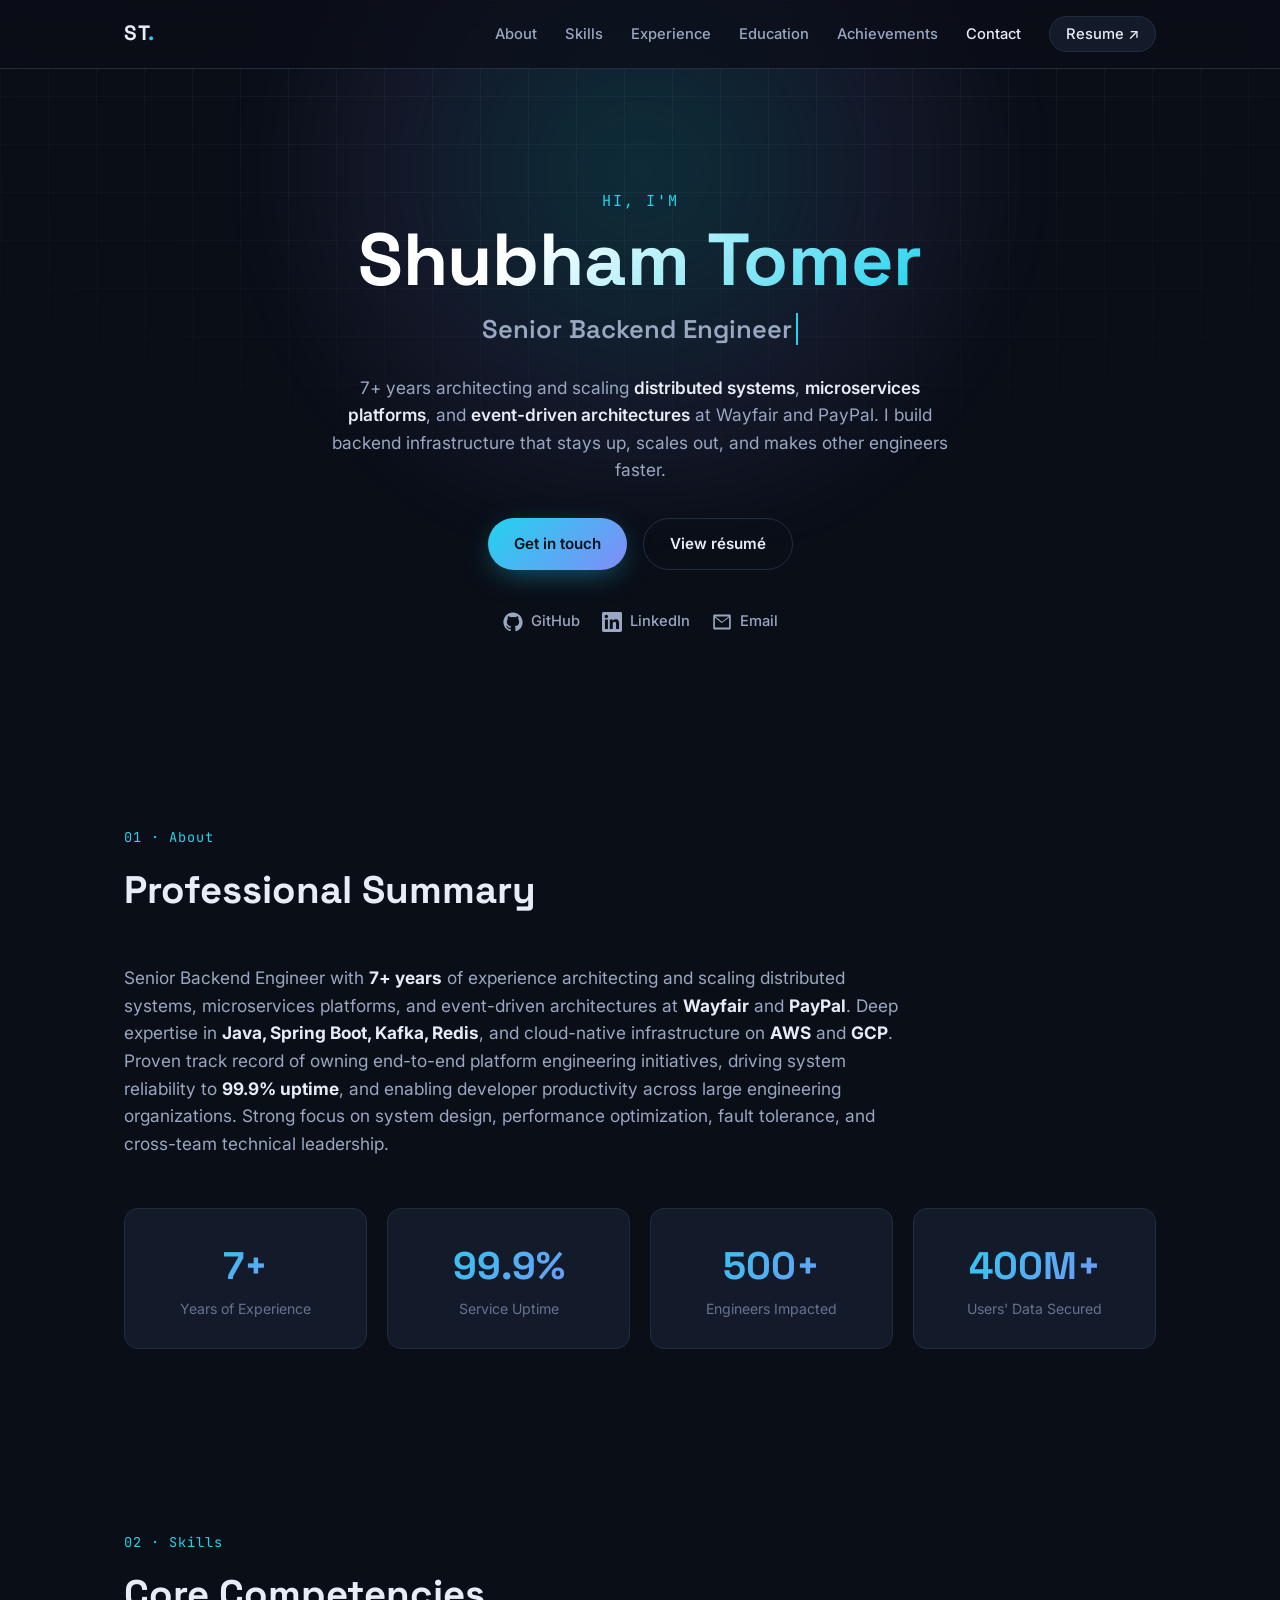
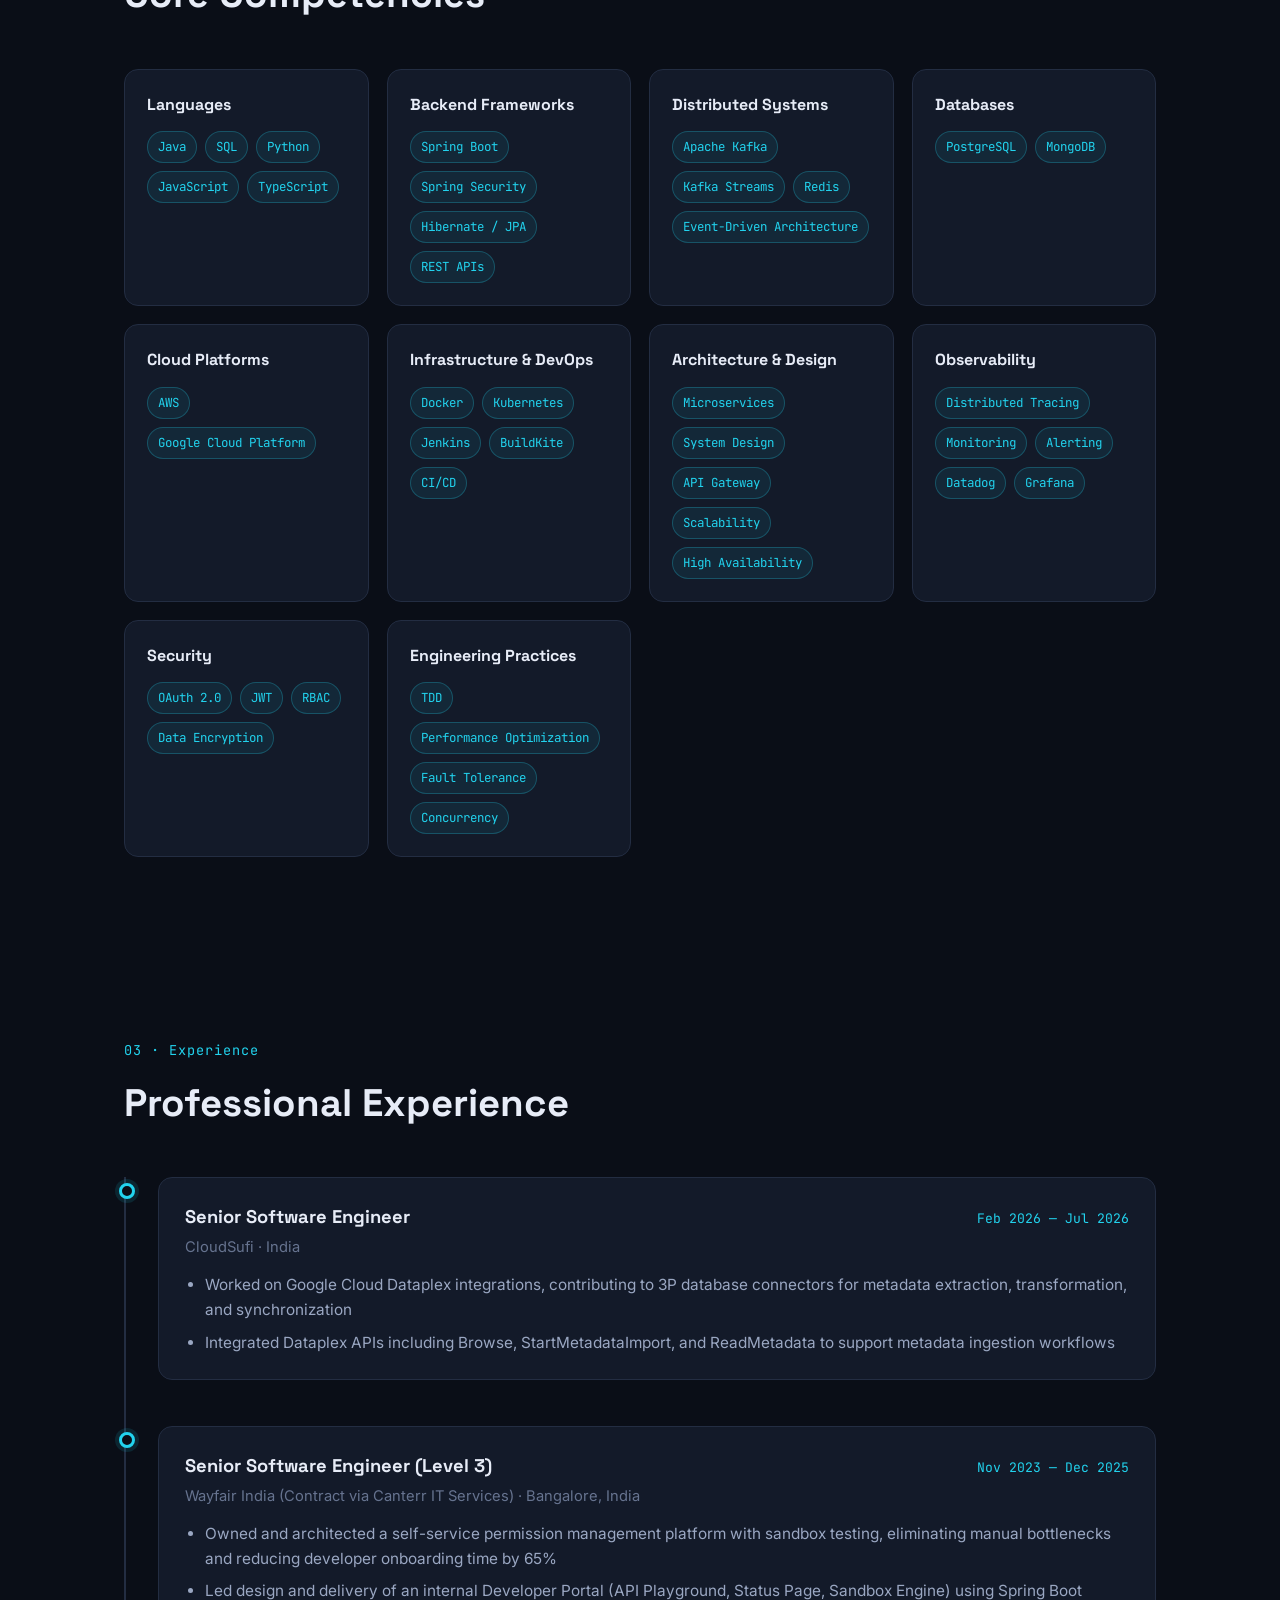
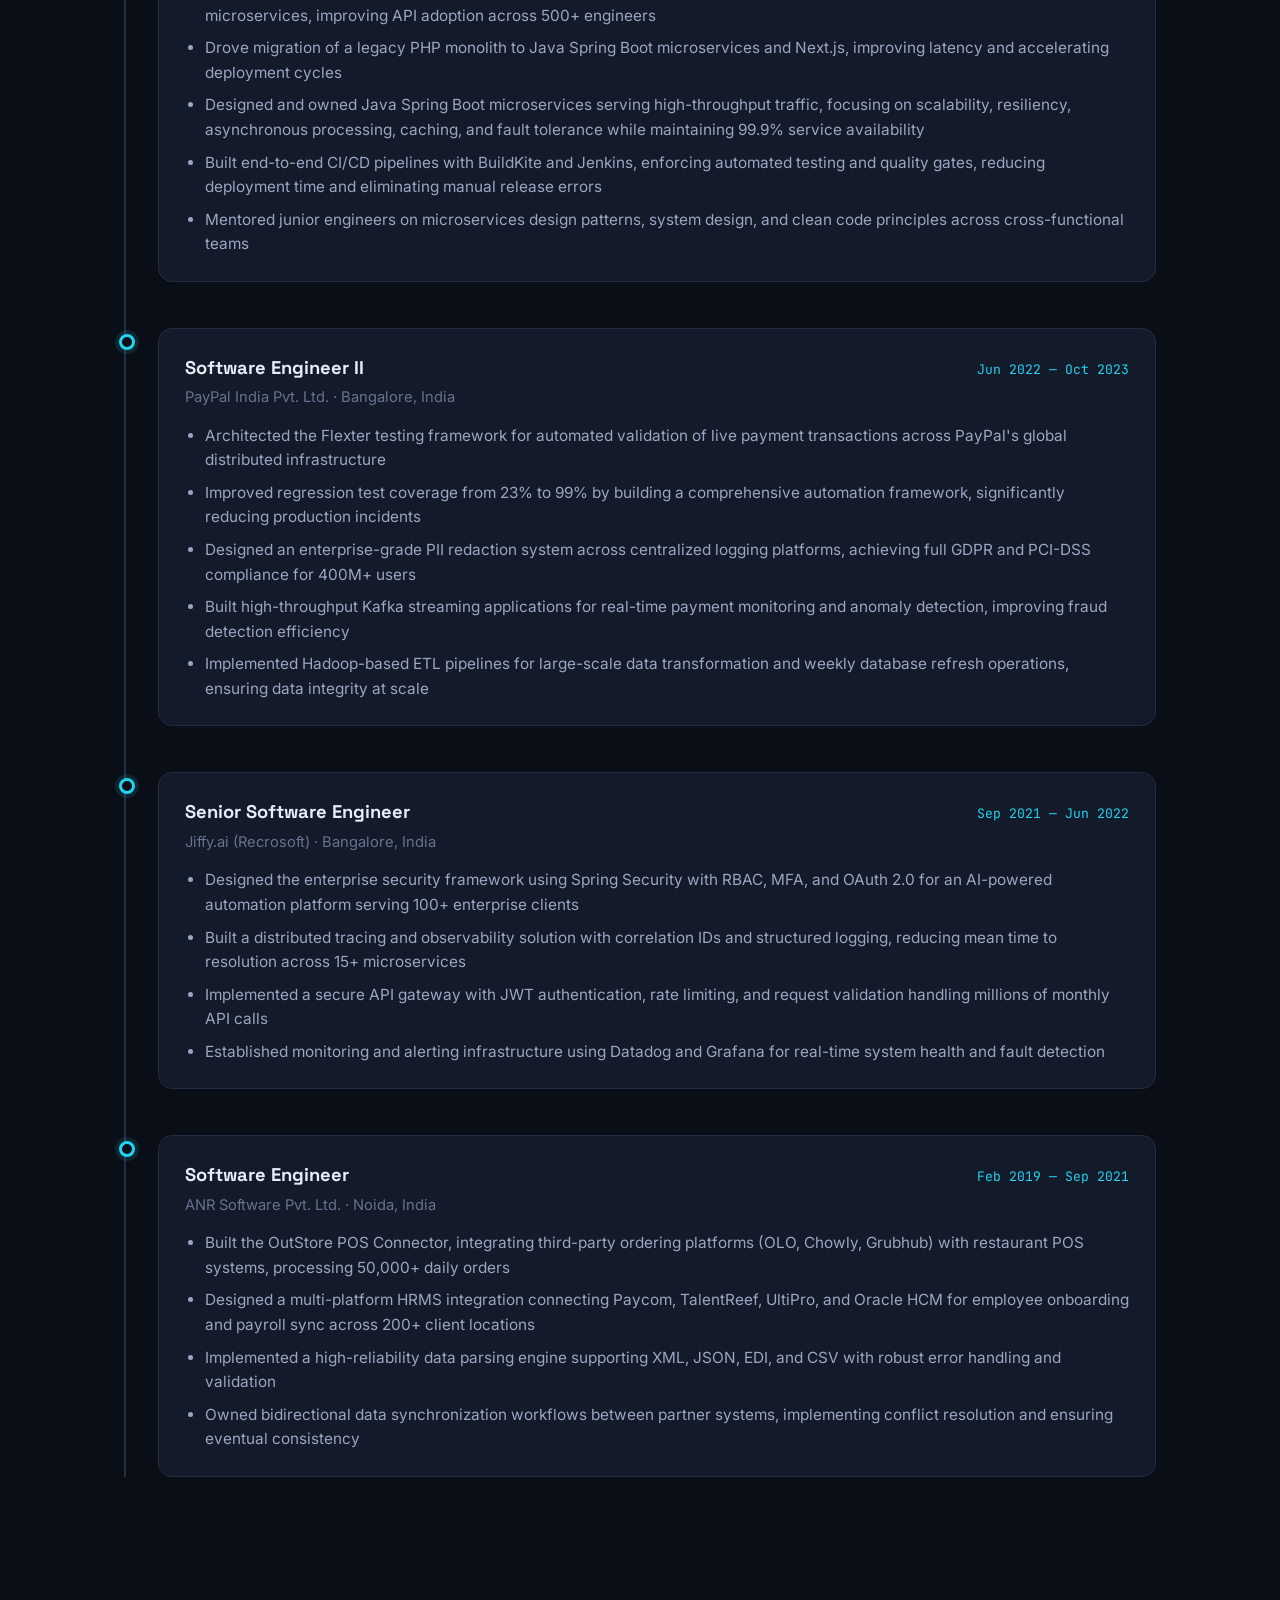
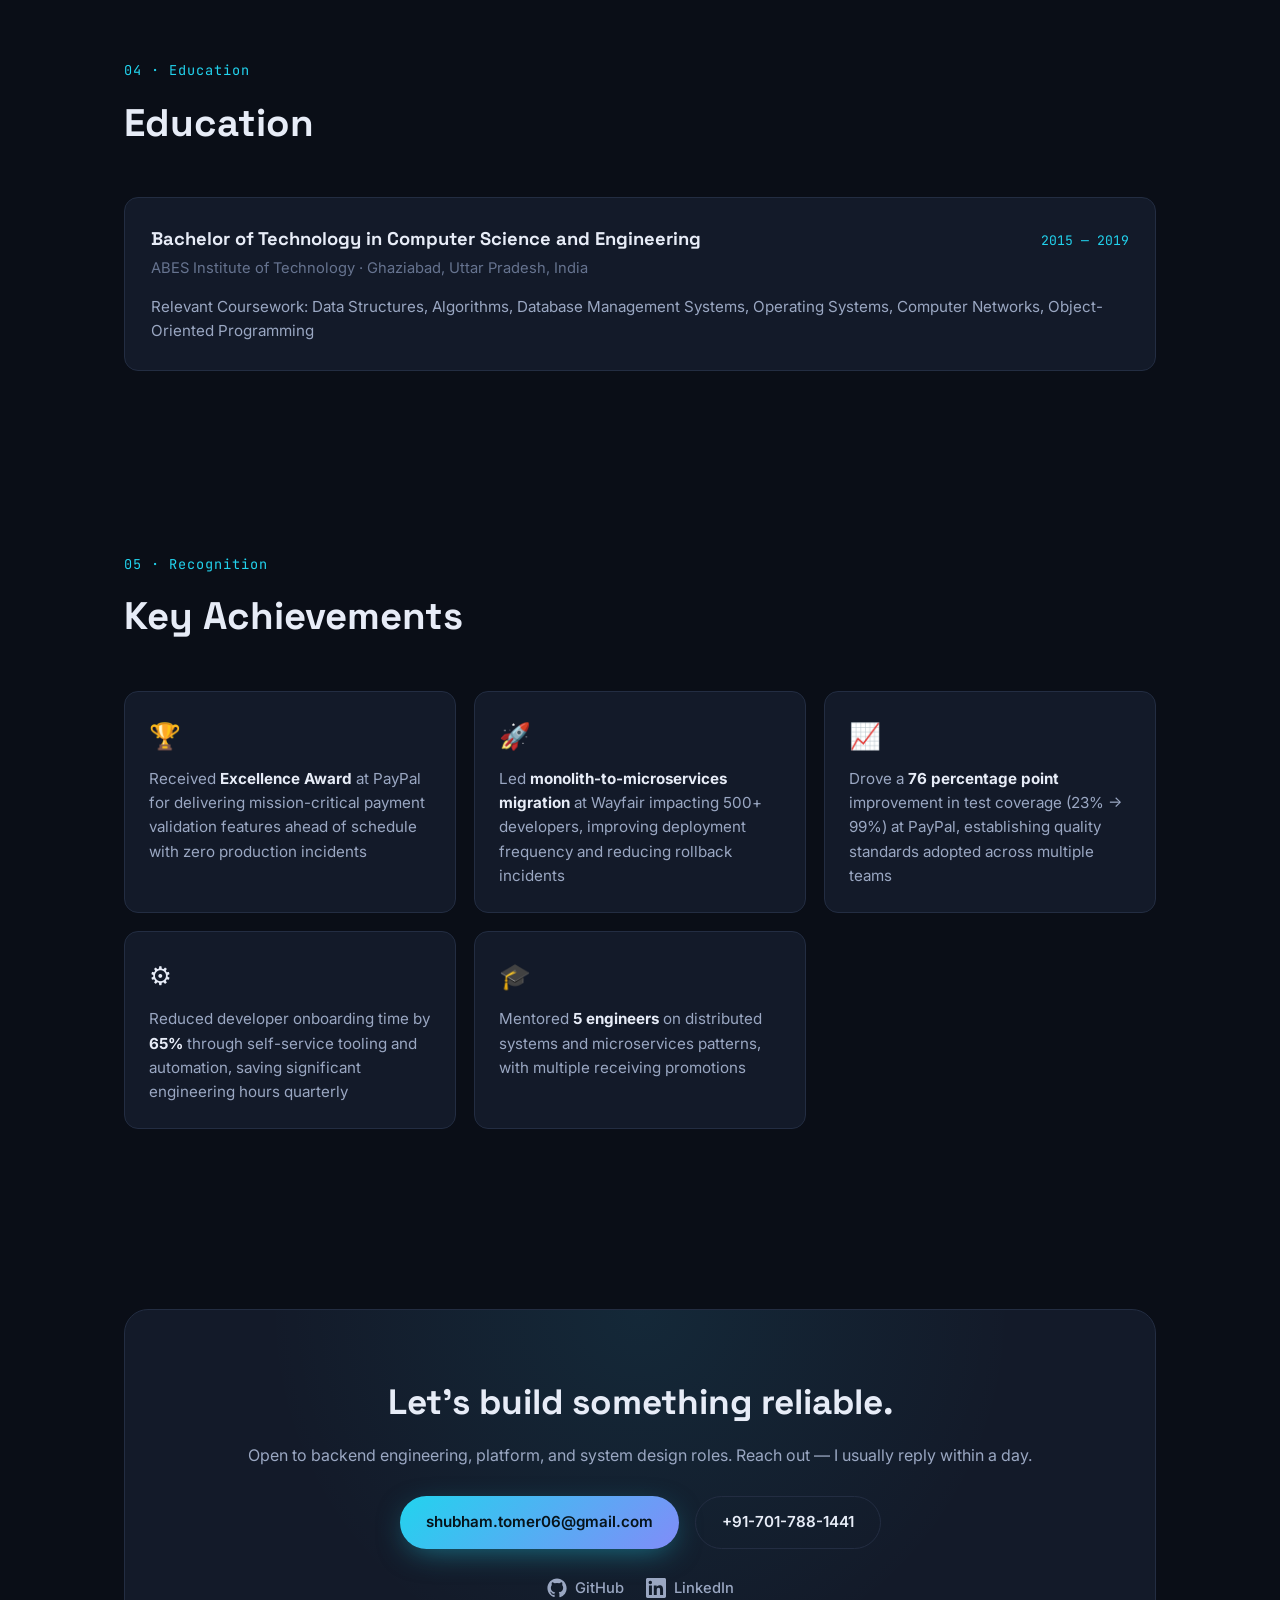
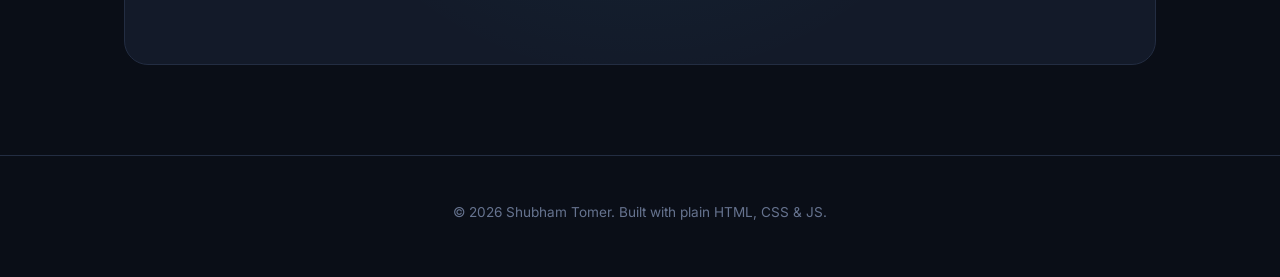
<file: index.html>
<!DOCTYPE html>
<html lang="en">
<head>
<meta charset="UTF-8">
<meta name="viewport" content="width=device-width, initial-scale=1.0">
<title>Shubham Tomer — Senior Backend Engineer</title>
<meta name="description" content="Shubham Tomer — Senior Backend Engineer with 7+ years building distributed systems, microservices, and event-driven architectures at Wayfair, PayPal, and more.">
<link rel="icon" href="data:image/svg+xml,<svg xmlns=%22http://www.w3.org/2000/svg%22 viewBox=%220 0 100 100%22><text y=%22.9em%22 font-size=%2290%22>⚡</text></svg>">
<link rel="preconnect" href="https://fonts.googleapis.com">
<link rel="preconnect" href="https://fonts.gstatic.com" crossorigin>
<link href="https://fonts.googleapis.com/css2?family=Space+Grotesk:wght@500;600;700&family=Inter:wght@400;500;600;700&family=JetBrains+Mono:wght@400;500&display=swap" rel="stylesheet">
<link rel="stylesheet" href="assets/css/style.css">
</head>
<body>

<div class="bg-grid" aria-hidden="true"></div>
<div class="bg-glow" aria-hidden="true"></div>

<header class="site-header" id="top">
  <nav class="nav container">
    <a href="#top" class="logo">ST<span class="dot">.</span></a>
    <button class="nav-toggle" id="navToggle" aria-label="Toggle navigation" aria-expanded="false">
      <span></span><span></span><span></span>
    </button>
    <ul class="nav-links" id="navLinks">
      <li><a href="#about" data-nav>About</a></li>
      <li><a href="#skills" data-nav>Skills</a></li>
      <li><a href="#experience" data-nav>Experience</a></li>
      <li><a href="#education" data-nav>Education</a></li>
      <li><a href="#achievements" data-nav>Achievements</a></li>
      <li><a href="#contact" data-nav>Contact</a></li>
      <li><a href="resume.html" class="btn-resume" target="_blank" rel="noopener">Resume ↗</a></li>
    </ul>
  </nav>
</header>

<main>

  <!-- HERO -->
  <section class="hero container">
    <p class="hero-eyebrow reveal">Hi, I'm</p>
    <h1 class="hero-name reveal">Shubham Tomer</h1>
    <h2 class="hero-title reveal">
      <span class="type-target">Senior Backend Engineer</span>
    </h2>
    <p class="hero-desc reveal">
      7+ years architecting and scaling <strong>distributed systems</strong>, <strong>microservices platforms</strong>,
      and <strong>event-driven architectures</strong> at Wayfair and PayPal. I build backend infrastructure that
      stays up, scales out, and makes other engineers faster.
    </p>
    <div class="hero-cta reveal">
      <a href="#contact" class="btn btn-primary">Get in touch</a>
      <a href="resume.html" class="btn btn-ghost" target="_blank" rel="noopener">View résumé</a>
    </div>
    <div class="hero-social reveal">
      <a href="https://github.com/shubham-tomer" target="_blank" rel="noopener" aria-label="GitHub">
        <svg viewBox="0 0 24 24" width="20" height="20"><path fill="currentColor" d="M12 .5C5.73.5.5 5.73.5 12c0 5.08 3.29 9.39 7.86 10.91.57.1.78-.25.78-.55 0-.27-.01-1.17-.02-2.12-3.2.7-3.88-1.36-3.88-1.36-.52-1.33-1.28-1.68-1.28-1.68-1.04-.71.08-.7.08-.7 1.15.08 1.76 1.18 1.76 1.18 1.03 1.76 2.7 1.25 3.36.96.1-.75.4-1.25.73-1.54-2.55-.29-5.24-1.28-5.24-5.7 0-1.26.45-2.29 1.18-3.09-.12-.29-.51-1.46.11-3.05 0 0 .97-.31 3.18 1.18a11 11 0 0 1 5.79 0c2.2-1.49 3.17-1.18 3.17-1.18.63 1.59.24 2.76.12 3.05.74.8 1.18 1.83 1.18 3.09 0 4.43-2.7 5.4-5.27 5.69.41.36.78 1.07.78 2.15 0 1.55-.01 2.8-.01 3.18 0 .3.2.66.79.55A10.52 10.52 0 0 0 23.5 12C23.5 5.73 18.27.5 12 .5Z"/></svg>
        <span>GitHub</span>
      </a>
      <a href="https://www.linkedin.com/in/shubham-tomer-20057a146" target="_blank" rel="noopener" aria-label="LinkedIn">
        <svg viewBox="0 0 24 24" width="20" height="20"><path fill="currentColor" d="M20.45 20.45h-3.56v-5.57c0-1.33-.02-3.04-1.85-3.04-1.85 0-2.14 1.45-2.14 2.94v5.67H9.34V9h3.42v1.56h.05c.48-.9 1.64-1.85 3.38-1.85 3.61 0 4.28 2.38 4.28 5.47v6.27ZM5.34 7.43a2.07 2.07 0 1 1 0-4.13 2.07 2.07 0 0 1 0 4.13ZM7.12 20.45H3.56V9h3.56v11.45ZM22.22 0H1.77C.8 0 0 .78 0 1.75v20.5C0 23.22.8 24 1.77 24h20.45c.98 0 1.78-.78 1.78-1.75V1.75C24 .78 23.2 0 22.22 0Z"/></svg>
        <span>LinkedIn</span>
      </a>
      <a href="mailto:shubham.tomer06@gmail.com" aria-label="Email">
        <svg viewBox="0 0 24 24" width="20" height="20"><path fill="currentColor" d="M1.5 4.5A1.5 1.5 0 0 1 3 3h18a1.5 1.5 0 0 1 1.5 1.5v15A1.5 1.5 0 0 1 21 21H3a1.5 1.5 0 0 1-1.5-1.5v-15Zm2.4.75 8.1 6.3 8.1-6.3H3.9Zm16.6 1.34-7.87 6.12a1.5 1.5 0 0 1-1.86 0L3.5 6.59V18.5h17V6.59Z"/></svg>
        <span>Email</span>
      </a>
    </div>
  </section>

  <!-- ABOUT -->
  <section class="section container" id="about">
    <div class="section-head reveal">
      <span class="section-tag">01 · About</span>
      <h2>Professional Summary</h2>
    </div>
    <p class="about-text reveal">
      Senior Backend Engineer with <strong>7+ years</strong> of experience architecting and scaling distributed
      systems, microservices platforms, and event-driven architectures at <strong>Wayfair</strong> and
      <strong>PayPal</strong>. Deep expertise in <strong>Java, Spring Boot, Kafka, Redis</strong>, and cloud-native
      infrastructure on <strong>AWS</strong> and <strong>GCP</strong>. Proven track record of owning end-to-end
      platform engineering initiatives, driving system reliability to <strong>99.9% uptime</strong>, and enabling
      developer productivity across large engineering organizations. Strong focus on system design, performance
      optimization, fault tolerance, and cross-team technical leadership.
    </p>

    <div class="stat-grid">
      <div class="stat-card reveal">
        <span class="stat-num" data-count="7" data-suffix="+">0</span>
        <span class="stat-label">Years of Experience</span>
      </div>
      <div class="stat-card reveal">
        <span class="stat-num" data-count="99.9" data-suffix="%" data-decimal="1">0</span>
        <span class="stat-label">Service Uptime</span>
      </div>
      <div class="stat-card reveal">
        <span class="stat-num" data-count="500" data-suffix="+">0</span>
        <span class="stat-label">Engineers Impacted</span>
      </div>
      <div class="stat-card reveal">
        <span class="stat-num" data-count="400" data-suffix="M+">0</span>
        <span class="stat-label">Users' Data Secured</span>
      </div>
    </div>
  </section>

  <!-- SKILLS -->
  <section class="section container" id="skills">
    <div class="section-head reveal">
      <span class="section-tag">02 · Skills</span>
      <h2>Core Competencies</h2>
    </div>
    <div class="skills-grid">
      <div class="skill-card reveal">
        <h3>Languages</h3>
        <div class="tags">
          <span>Java</span><span>SQL</span><span>Python</span><span>JavaScript</span><span>TypeScript</span>
        </div>
      </div>
      <div class="skill-card reveal">
        <h3>Backend Frameworks</h3>
        <div class="tags">
          <span>Spring Boot</span><span>Spring Security</span><span>Hibernate / JPA</span><span>REST APIs</span>
        </div>
      </div>
      <div class="skill-card reveal">
        <h3>Distributed Systems</h3>
        <div class="tags">
          <span>Apache Kafka</span><span>Kafka Streams</span><span>Redis</span><span>Event-Driven Architecture</span>
        </div>
      </div>
      <div class="skill-card reveal">
        <h3>Databases</h3>
        <div class="tags">
          <span>PostgreSQL</span><span>MongoDB</span>
        </div>
      </div>
      <div class="skill-card reveal">
        <h3>Cloud Platforms</h3>
        <div class="tags">
          <span>AWS</span><span>Google Cloud Platform</span>
        </div>
      </div>
      <div class="skill-card reveal">
        <h3>Infrastructure &amp; DevOps</h3>
        <div class="tags">
          <span>Docker</span><span>Kubernetes</span><span>Jenkins</span><span>BuildKite</span><span>CI/CD</span>
        </div>
      </div>
      <div class="skill-card reveal">
        <h3>Architecture &amp; Design</h3>
        <div class="tags">
          <span>Microservices</span><span>System Design</span><span>API Gateway</span><span>Scalability</span><span>High Availability</span>
        </div>
      </div>
      <div class="skill-card reveal">
        <h3>Observability</h3>
        <div class="tags">
          <span>Distributed Tracing</span><span>Monitoring</span><span>Alerting</span><span>Datadog</span><span>Grafana</span>
        </div>
      </div>
      <div class="skill-card reveal">
        <h3>Security</h3>
        <div class="tags">
          <span>OAuth 2.0</span><span>JWT</span><span>RBAC</span><span>Data Encryption</span>
        </div>
      </div>
      <div class="skill-card reveal">
        <h3>Engineering Practices</h3>
        <div class="tags">
          <span>TDD</span><span>Performance Optimization</span><span>Fault Tolerance</span><span>Concurrency</span>
        </div>
      </div>
    </div>
  </section>

  <!-- EXPERIENCE -->
  <section class="section container" id="experience">
    <div class="section-head reveal">
      <span class="section-tag">03 · Experience</span>
      <h2>Professional Experience</h2>
    </div>

    <div class="timeline">

      <div class="timeline-item reveal">
        <div class="timeline-dot"></div>
        <div class="timeline-content">
          <div class="tl-head">
            <h3>Senior Software Engineer</h3>
            <span class="tl-date">Feb 2026 — Jul 2026</span>
          </div>
          <div class="tl-sub">CloudSufi · India</div>
          <ul>
            <li>Worked on Google Cloud Dataplex integrations, contributing to 3P database connectors for metadata extraction, transformation, and synchronization</li>
            <li>Integrated Dataplex APIs including Browse, StartMetadataImport, and ReadMetadata to support metadata ingestion workflows</li>
          </ul>
        </div>
      </div>

      <div class="timeline-item reveal">
        <div class="timeline-dot"></div>
        <div class="timeline-content">
          <div class="tl-head">
            <h3>Senior Software Engineer (Level 3)</h3>
            <span class="tl-date">Nov 2023 — Dec 2025</span>
          </div>
          <div class="tl-sub">Wayfair India (Contract via Canterr IT Services) · Bangalore, India</div>
          <ul>
            <li>Owned and architected a self-service permission management platform with sandbox testing, eliminating manual bottlenecks and reducing developer onboarding time by 65%</li>
            <li>Led design and delivery of an internal Developer Portal (API Playground, Status Page, Sandbox Engine) using Spring Boot microservices, improving API adoption across 500+ engineers</li>
            <li>Drove migration of a legacy PHP monolith to Java Spring Boot microservices and Next.js, improving latency and accelerating deployment cycles</li>
            <li>Designed and owned Java Spring Boot microservices serving high-throughput traffic, focusing on scalability, resiliency, asynchronous processing, caching, and fault tolerance while maintaining 99.9% service availability</li>
            <li>Built end-to-end CI/CD pipelines with BuildKite and Jenkins, enforcing automated testing and quality gates, reducing deployment time and eliminating manual release errors</li>
            <li>Mentored junior engineers on microservices design patterns, system design, and clean code principles across cross-functional teams</li>
          </ul>
        </div>
      </div>

      <div class="timeline-item reveal">
        <div class="timeline-dot"></div>
        <div class="timeline-content">
          <div class="tl-head">
            <h3>Software Engineer II</h3>
            <span class="tl-date">Jun 2022 — Oct 2023</span>
          </div>
          <div class="tl-sub">PayPal India Pvt. Ltd. · Bangalore, India</div>
          <ul>
            <li>Architected the Flexter testing framework for automated validation of live payment transactions across PayPal's global distributed infrastructure</li>
            <li>Improved regression test coverage from 23% to 99% by building a comprehensive automation framework, significantly reducing production incidents</li>
            <li>Designed an enterprise-grade PII redaction system across centralized logging platforms, achieving full GDPR and PCI-DSS compliance for 400M+ users</li>
            <li>Built high-throughput Kafka streaming applications for real-time payment monitoring and anomaly detection, improving fraud detection efficiency</li>
            <li>Implemented Hadoop-based ETL pipelines for large-scale data transformation and weekly database refresh operations, ensuring data integrity at scale</li>
          </ul>
        </div>
      </div>

      <div class="timeline-item reveal">
        <div class="timeline-dot"></div>
        <div class="timeline-content">
          <div class="tl-head">
            <h3>Senior Software Engineer</h3>
            <span class="tl-date">Sep 2021 — Jun 2022</span>
          </div>
          <div class="tl-sub">Jiffy.ai (Recrosoft) · Bangalore, India</div>
          <ul>
            <li>Designed the enterprise security framework using Spring Security with RBAC, MFA, and OAuth 2.0 for an AI-powered automation platform serving 100+ enterprise clients</li>
            <li>Built a distributed tracing and observability solution with correlation IDs and structured logging, reducing mean time to resolution across 15+ microservices</li>
            <li>Implemented a secure API gateway with JWT authentication, rate limiting, and request validation handling millions of monthly API calls</li>
            <li>Established monitoring and alerting infrastructure using Datadog and Grafana for real-time system health and fault detection</li>
          </ul>
        </div>
      </div>

      <div class="timeline-item reveal">
        <div class="timeline-dot"></div>
        <div class="timeline-content">
          <div class="tl-head">
            <h3>Software Engineer</h3>
            <span class="tl-date">Feb 2019 — Sep 2021</span>
          </div>
          <div class="tl-sub">ANR Software Pvt. Ltd. · Noida, India</div>
          <ul>
            <li>Built the OutStore POS Connector, integrating third-party ordering platforms (OLO, Chowly, Grubhub) with restaurant POS systems, processing 50,000+ daily orders</li>
            <li>Designed a multi-platform HRMS integration connecting Paycom, TalentReef, UltiPro, and Oracle HCM for employee onboarding and payroll sync across 200+ client locations</li>
            <li>Implemented a high-reliability data parsing engine supporting XML, JSON, EDI, and CSV with robust error handling and validation</li>
            <li>Owned bidirectional data synchronization workflows between partner systems, implementing conflict resolution and ensuring eventual consistency</li>
          </ul>
        </div>
      </div>

    </div>
  </section>

  <!-- EDUCATION -->
  <section class="section container" id="education">
    <div class="section-head reveal">
      <span class="section-tag">04 · Education</span>
      <h2>Education</h2>
    </div>
    <div class="edu-card reveal">
      <div class="tl-head">
        <h3>Bachelor of Technology in Computer Science and Engineering</h3>
        <span class="tl-date">2015 — 2019</span>
      </div>
      <div class="tl-sub">ABES Institute of Technology · Ghaziabad, Uttar Pradesh, India</div>
      <p class="edu-coursework">Relevant Coursework: Data Structures, Algorithms, Database Management Systems, Operating Systems, Computer Networks, Object-Oriented Programming</p>
    </div>
  </section>

  <!-- ACHIEVEMENTS -->
  <section class="section container" id="achievements">
    <div class="section-head reveal">
      <span class="section-tag">05 · Recognition</span>
      <h2>Key Achievements</h2>
    </div>
    <div class="achieve-grid">
      <div class="achieve-card reveal">
        <div class="achieve-icon">🏆</div>
        <p>Received <strong>Excellence Award</strong> at PayPal for delivering mission-critical payment validation features ahead of schedule with zero production incidents</p>
      </div>
      <div class="achieve-card reveal">
        <div class="achieve-icon">🚀</div>
        <p>Led <strong>monolith-to-microservices migration</strong> at Wayfair impacting 500+ developers, improving deployment frequency and reducing rollback incidents</p>
      </div>
      <div class="achieve-card reveal">
        <div class="achieve-icon">📈</div>
        <p>Drove a <strong>76 percentage point</strong> improvement in test coverage (23% → 99%) at PayPal, establishing quality standards adopted across multiple teams</p>
      </div>
      <div class="achieve-card reveal">
        <div class="achieve-icon">⚙️</div>
        <p>Reduced developer onboarding time by <strong>65%</strong> through self-service tooling and automation, saving significant engineering hours quarterly</p>
      </div>
      <div class="achieve-card reveal">
        <div class="achieve-icon">🎓</div>
        <p>Mentored <strong>5 engineers</strong> on distributed systems and microservices patterns, with multiple receiving promotions</p>
      </div>
    </div>
  </section>

  <!-- CONTACT -->
  <section class="section container" id="contact">
    <div class="contact-box reveal">
      <h2>Let's build something reliable.</h2>
      <p>Open to backend engineering, platform, and system design roles. Reach out — I usually reply within a day.</p>
      <div class="contact-links">
        <a href="mailto:shubham.tomer06@gmail.com" class="btn btn-primary">shubham.tomer06@gmail.com</a>
        <a href="tel:+917017881441" class="btn btn-ghost">+91-701-788-1441</a>
      </div>
      <div class="hero-social" style="justify-content:center; margin-top:28px;">
        <a href="https://github.com/shubham-tomer" target="_blank" rel="noopener" aria-label="GitHub">
          <svg viewBox="0 0 24 24" width="20" height="20"><path fill="currentColor" d="M12 .5C5.73.5.5 5.73.5 12c0 5.08 3.29 9.39 7.86 10.91.57.1.78-.25.78-.55 0-.27-.01-1.17-.02-2.12-3.2.7-3.88-1.36-3.88-1.36-.52-1.33-1.28-1.68-1.28-1.68-1.04-.71.08-.7.08-.7 1.15.08 1.76 1.18 1.76 1.18 1.03 1.76 2.7 1.25 3.36.96.1-.75.4-1.25.73-1.54-2.55-.29-5.24-1.28-5.24-5.7 0-1.26.45-2.29 1.18-3.09-.12-.29-.51-1.46.11-3.05 0 0 .97-.31 3.18 1.18a11 11 0 0 1 5.79 0c2.2-1.49 3.17-1.18 3.17-1.18.63 1.59.24 2.76.12 3.05.74.8 1.18 1.83 1.18 3.09 0 4.43-2.7 5.4-5.27 5.69.41.36.78 1.07.78 2.15 0 1.55-.01 2.8-.01 3.18 0 .3.2.66.79.55A10.52 10.52 0 0 0 23.5 12C23.5 5.73 18.27.5 12 .5Z"/></svg>
          <span>GitHub</span>
        </a>
        <a href="https://www.linkedin.com/in/shubham-tomer-20057a146" target="_blank" rel="noopener" aria-label="LinkedIn">
          <svg viewBox="0 0 24 24" width="20" height="20"><path fill="currentColor" d="M20.45 20.45h-3.56v-5.57c0-1.33-.02-3.04-1.85-3.04-1.85 0-2.14 1.45-2.14 2.94v5.67H9.34V9h3.42v1.56h.05c.48-.9 1.64-1.85 3.38-1.85 3.61 0 4.28 2.38 4.28 5.47v6.27ZM5.34 7.43a2.07 2.07 0 1 1 0-4.13 2.07 2.07 0 0 1 0 4.13ZM7.12 20.45H3.56V9h3.56v11.45ZM22.22 0H1.77C.8 0 0 .78 0 1.75v20.5C0 23.22.8 24 1.77 24h20.45c.98 0 1.78-.78 1.78-1.75V1.75C24 .78 23.2 0 22.22 0Z"/></svg>
          <span>LinkedIn</span>
        </a>
      </div>
    </div>
  </section>

</main>

<footer class="site-footer">
  <p>&copy; <span id="year"></span> Shubham Tomer. Built with plain HTML, CSS &amp; JS.</p>
</footer>

<script src="assets/js/main.js"></script>
</body>
</html>
</file>
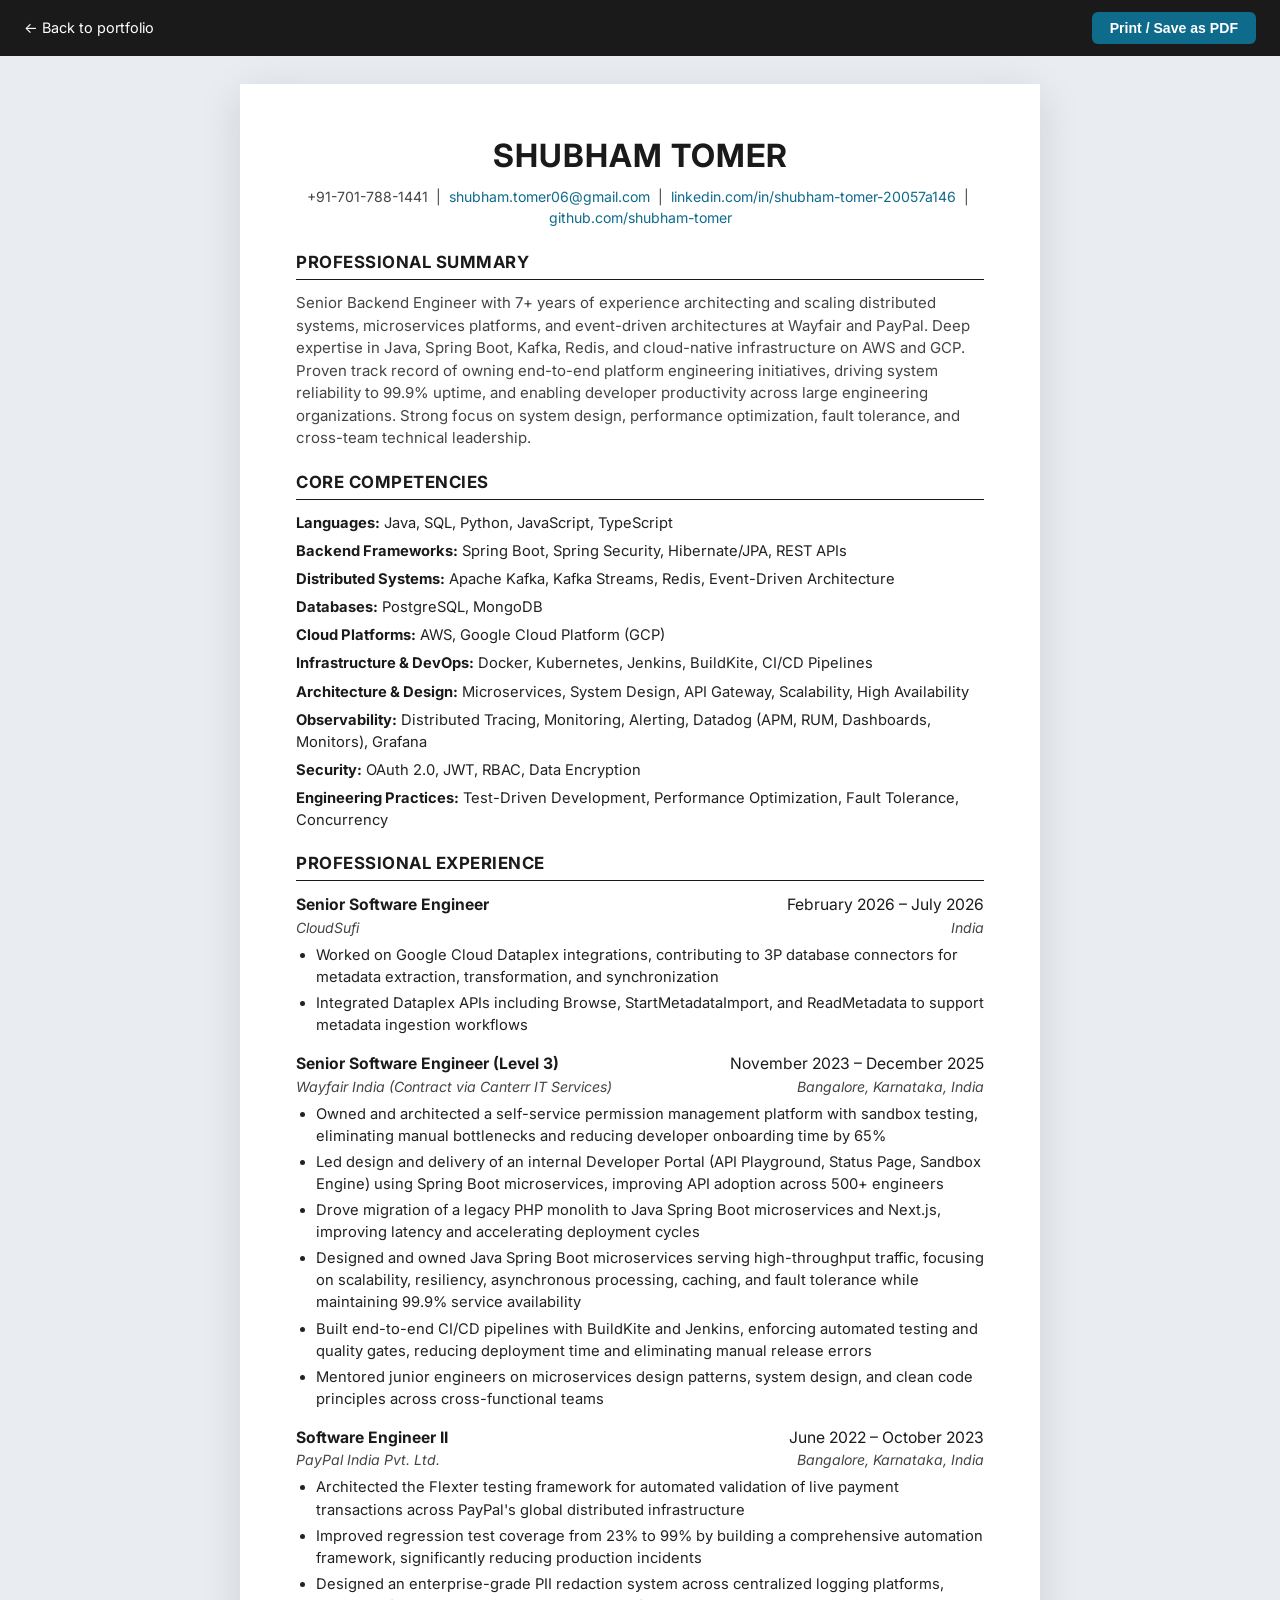
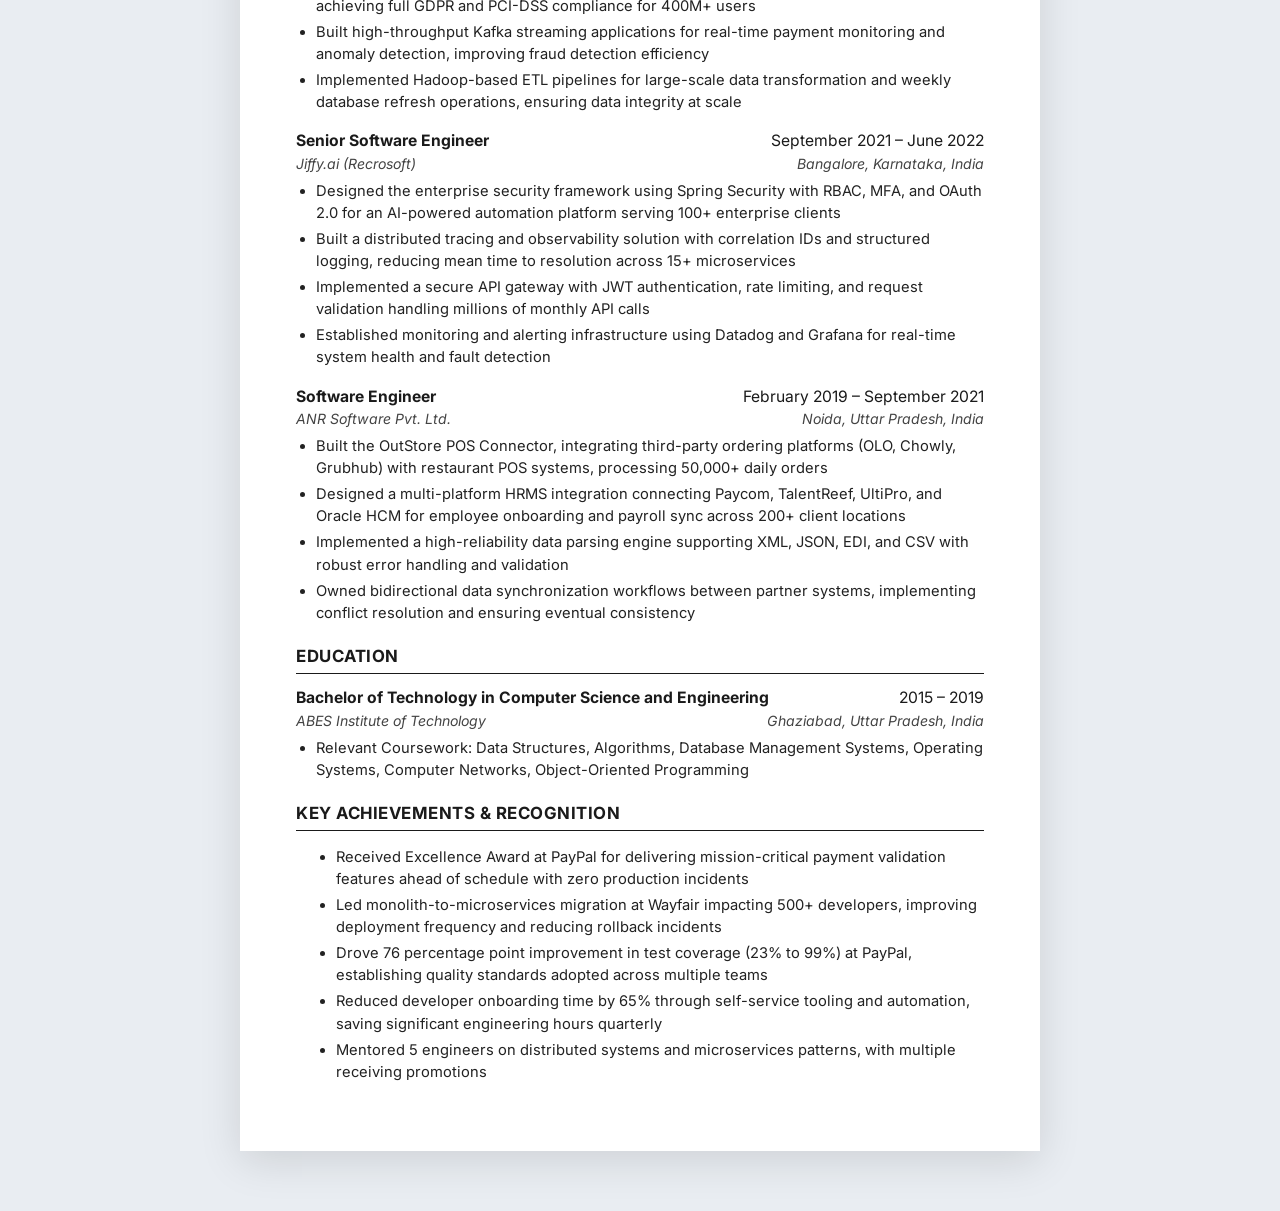
<file: resume.html>
<!DOCTYPE html>
<html lang="en">
<head>
<meta charset="UTF-8">
<meta name="viewport" content="width=device-width, initial-scale=1.0">
<title>Shubham Tomer — Résumé</title>
<meta name="description" content="Résumé of Shubham Tomer, Senior Backend Engineer.">
<link rel="icon" href="data:image/svg+xml,<svg xmlns=%22http://www.w3.org/2000/svg%22 viewBox=%220 0 100 100%22><text y=%22.9em%22 font-size=%2290%22>⚡</text></svg>">
<link rel="preconnect" href="https://fonts.googleapis.com">
<link rel="preconnect" href="https://fonts.gstatic.com" crossorigin>
<link href="https://fonts.googleapis.com/css2?family=Inter:wght@400;500;600;700&display=swap" rel="stylesheet">
<link rel="stylesheet" href="assets/css/resume.css">
</head>
<body>

<div class="toolbar no-print">
  <a href="index.html">&larr; Back to portfolio</a>
  <button onclick="window.print()">Print / Save as PDF</button>
</div>

<main class="resume">

  <header class="r-header">
    <h1>Shubham Tomer</h1>
    <p class="contact-line">
      +91-701-788-1441 &nbsp;|&nbsp;
      <a href="mailto:shubham.tomer06@gmail.com">shubham.tomer06@gmail.com</a> &nbsp;|&nbsp;
      <a href="https://www.linkedin.com/in/shubham-tomer-20057a146" target="_blank" rel="noopener">linkedin.com/in/shubham-tomer-20057a146</a> &nbsp;|&nbsp;
      <a href="https://github.com/shubham-tomer" target="_blank" rel="noopener">github.com/shubham-tomer</a>
    </p>
  </header>

  <section>
    <h2>Professional Summary</h2>
    <p>Senior Backend Engineer with 7+ years of experience architecting and scaling distributed systems, microservices platforms, and event-driven architectures at Wayfair and PayPal. Deep expertise in Java, Spring Boot, Kafka, Redis, and cloud-native infrastructure on AWS and GCP. Proven track record of owning end-to-end platform engineering initiatives, driving system reliability to 99.9% uptime, and enabling developer productivity across large engineering organizations. Strong focus on system design, performance optimization, fault tolerance, and cross-team technical leadership.</p>
  </section>

  <section>
    <h2>Core Competencies</h2>
    <ul class="skills-list">
      <li><strong>Languages:</strong> Java, SQL, Python, JavaScript, TypeScript</li>
      <li><strong>Backend Frameworks:</strong> Spring Boot, Spring Security, Hibernate/JPA, REST APIs</li>
      <li><strong>Distributed Systems:</strong> Apache Kafka, Kafka Streams, Redis, Event-Driven Architecture</li>
      <li><strong>Databases:</strong> PostgreSQL, MongoDB</li>
      <li><strong>Cloud Platforms:</strong> AWS, Google Cloud Platform (GCP)</li>
      <li><strong>Infrastructure &amp; DevOps:</strong> Docker, Kubernetes, Jenkins, BuildKite, CI/CD Pipelines</li>
      <li><strong>Architecture &amp; Design:</strong> Microservices, System Design, API Gateway, Scalability, High Availability</li>
      <li><strong>Observability:</strong> Distributed Tracing, Monitoring, Alerting, Datadog (APM, RUM, Dashboards, Monitors), Grafana</li>
      <li><strong>Security:</strong> OAuth 2.0, JWT, RBAC, Data Encryption</li>
      <li><strong>Engineering Practices:</strong> Test-Driven Development, Performance Optimization, Fault Tolerance, Concurrency</li>
    </ul>
  </section>

  <section>
    <h2>Professional Experience</h2>

    <div class="job">
      <div class="job-head">
        <strong>Senior Software Engineer</strong>
        <span>February 2026 – July 2026</span>
      </div>
      <div class="job-sub">
        <em>CloudSufi</em>
        <em>India</em>
      </div>
      <ul>
        <li>Worked on Google Cloud Dataplex integrations, contributing to 3P database connectors for metadata extraction, transformation, and synchronization</li>
        <li>Integrated Dataplex APIs including Browse, StartMetadataImport, and ReadMetadata to support metadata ingestion workflows</li>
      </ul>
    </div>

    <div class="job">
      <div class="job-head">
        <strong>Senior Software Engineer (Level 3)</strong>
        <span>November 2023 – December 2025</span>
      </div>
      <div class="job-sub">
        <em>Wayfair India (Contract via Canterr IT Services)</em>
        <em>Bangalore, Karnataka, India</em>
      </div>
      <ul>
        <li>Owned and architected a self-service permission management platform with sandbox testing, eliminating manual bottlenecks and reducing developer onboarding time by 65%</li>
        <li>Led design and delivery of an internal Developer Portal (API Playground, Status Page, Sandbox Engine) using Spring Boot microservices, improving API adoption across 500+ engineers</li>
        <li>Drove migration of a legacy PHP monolith to Java Spring Boot microservices and Next.js, improving latency and accelerating deployment cycles</li>
        <li>Designed and owned Java Spring Boot microservices serving high-throughput traffic, focusing on scalability, resiliency, asynchronous processing, caching, and fault tolerance while maintaining 99.9% service availability</li>
        <li>Built end-to-end CI/CD pipelines with BuildKite and Jenkins, enforcing automated testing and quality gates, reducing deployment time and eliminating manual release errors</li>
        <li>Mentored junior engineers on microservices design patterns, system design, and clean code principles across cross-functional teams</li>
      </ul>
    </div>

    <div class="job">
      <div class="job-head">
        <strong>Software Engineer II</strong>
        <span>June 2022 – October 2023</span>
      </div>
      <div class="job-sub">
        <em>PayPal India Pvt. Ltd.</em>
        <em>Bangalore, Karnataka, India</em>
      </div>
      <ul>
        <li>Architected the Flexter testing framework for automated validation of live payment transactions across PayPal's global distributed infrastructure</li>
        <li>Improved regression test coverage from 23% to 99% by building a comprehensive automation framework, significantly reducing production incidents</li>
        <li>Designed an enterprise-grade PII redaction system across centralized logging platforms, achieving full GDPR and PCI-DSS compliance for 400M+ users</li>
        <li>Built high-throughput Kafka streaming applications for real-time payment monitoring and anomaly detection, improving fraud detection efficiency</li>
        <li>Implemented Hadoop-based ETL pipelines for large-scale data transformation and weekly database refresh operations, ensuring data integrity at scale</li>
      </ul>
    </div>

    <div class="job">
      <div class="job-head">
        <strong>Senior Software Engineer</strong>
        <span>September 2021 – June 2022</span>
      </div>
      <div class="job-sub">
        <em>Jiffy.ai (Recrosoft)</em>
        <em>Bangalore, Karnataka, India</em>
      </div>
      <ul>
        <li>Designed the enterprise security framework using Spring Security with RBAC, MFA, and OAuth 2.0 for an AI-powered automation platform serving 100+ enterprise clients</li>
        <li>Built a distributed tracing and observability solution with correlation IDs and structured logging, reducing mean time to resolution across 15+ microservices</li>
        <li>Implemented a secure API gateway with JWT authentication, rate limiting, and request validation handling millions of monthly API calls</li>
        <li>Established monitoring and alerting infrastructure using Datadog and Grafana for real-time system health and fault detection</li>
      </ul>
    </div>

    <div class="job">
      <div class="job-head">
        <strong>Software Engineer</strong>
        <span>February 2019 – September 2021</span>
      </div>
      <div class="job-sub">
        <em>ANR Software Pvt. Ltd.</em>
        <em>Noida, Uttar Pradesh, India</em>
      </div>
      <ul>
        <li>Built the OutStore POS Connector, integrating third-party ordering platforms (OLO, Chowly, Grubhub) with restaurant POS systems, processing 50,000+ daily orders</li>
        <li>Designed a multi-platform HRMS integration connecting Paycom, TalentReef, UltiPro, and Oracle HCM for employee onboarding and payroll sync across 200+ client locations</li>
        <li>Implemented a high-reliability data parsing engine supporting XML, JSON, EDI, and CSV with robust error handling and validation</li>
        <li>Owned bidirectional data synchronization workflows between partner systems, implementing conflict resolution and ensuring eventual consistency</li>
      </ul>
    </div>
  </section>

  <section>
    <h2>Education</h2>
    <div class="job">
      <div class="job-head">
        <strong>Bachelor of Technology in Computer Science and Engineering</strong>
        <span>2015 – 2019</span>
      </div>
      <div class="job-sub">
        <em>ABES Institute of Technology</em>
        <em>Ghaziabad, Uttar Pradesh, India</em>
      </div>
      <ul>
        <li>Relevant Coursework: Data Structures, Algorithms, Database Management Systems, Operating Systems, Computer Networks, Object-Oriented Programming</li>
      </ul>
    </div>
  </section>

  <section>
    <h2>Key Achievements &amp; Recognition</h2>
    <ul>
      <li>Received Excellence Award at PayPal for delivering mission-critical payment validation features ahead of schedule with zero production incidents</li>
      <li>Led monolith-to-microservices migration at Wayfair impacting 500+ developers, improving deployment frequency and reducing rollback incidents</li>
      <li>Drove 76 percentage point improvement in test coverage (23% to 99%) at PayPal, establishing quality standards adopted across multiple teams</li>
      <li>Reduced developer onboarding time by 65% through self-service tooling and automation, saving significant engineering hours quarterly</li>
      <li>Mentored 5 engineers on distributed systems and microservices patterns, with multiple receiving promotions</li>
    </ul>
  </section>

</main>

</body>
</html>
</file>
<file: assets/css/style.css>
:root {
  --bg: #0a0e17;
  --bg-soft: #0f1420;
  --surface: #131a29;
  --surface-2: #182031;
  --border: #232d42;
  --text: #e7ecf7;
  --text-dim: #9aa7c2;
  --text-faint: #66738f;
  --accent: #22d3ee;
  --accent-2: #818cf8;
  --accent-3: #f472b6;
  --accent-grad: linear-gradient(135deg, var(--accent), var(--accent-2));
  --radius: 14px;
  --shadow: 0 20px 60px -20px rgba(0,0,0,0.6);
  --max-width: 1080px;
  --font-body: 'Inter', system-ui, -apple-system, sans-serif;
  --font-head: 'Space Grotesk', 'Inter', system-ui, sans-serif;
  --font-mono: 'JetBrains Mono', ui-monospace, monospace;
}

* { box-sizing: border-box; }
html { scroll-behavior: smooth; }

body {
  margin: 0;
  background: var(--bg);
  color: var(--text);
  font-family: var(--font-body);
  line-height: 1.6;
  -webkit-font-smoothing: antialiased;
  overflow-x: hidden;
}

.container {
  max-width: var(--max-width);
  margin: 0 auto;
  padding: 0 24px;
}

/* Background decoration */
.bg-grid {
  position: fixed;
  inset: 0;
  z-index: -2;
  background-image:
    linear-gradient(to right, rgba(255,255,255,0.035) 1px, transparent 1px),
    linear-gradient(to bottom, rgba(255,255,255,0.035) 1px, transparent 1px);
  background-size: 48px 48px;
  mask-image: radial-gradient(ellipse 80% 60% at 50% 0%, black 40%, transparent 100%);
}
.bg-glow {
  position: fixed;
  top: -20%;
  left: 50%;
  transform: translateX(-50%);
  width: 900px;
  height: 700px;
  z-index: -1;
  background: radial-gradient(circle, rgba(34,211,238,0.16), rgba(129,140,248,0.08) 45%, transparent 70%);
  filter: blur(20px);
  pointer-events: none;
}

/* Header / nav */
.site-header {
  position: sticky;
  top: 0;
  z-index: 100;
  backdrop-filter: blur(14px);
  background: rgba(10,14,23,0.7);
  border-bottom: 1px solid var(--border);
}
.nav {
  display: flex;
  align-items: center;
  justify-content: space-between;
  height: 68px;
}
.logo {
  font-family: var(--font-head);
  font-weight: 700;
  font-size: 1.3rem;
  color: var(--text);
  text-decoration: none;
  letter-spacing: 0.5px;
}
.logo .dot { color: var(--accent); }

.nav-links {
  list-style: none;
  display: flex;
  align-items: center;
  gap: 28px;
  margin: 0;
  padding: 0;
}
.nav-links a {
  color: var(--text-dim);
  text-decoration: none;
  font-size: 0.92rem;
  font-weight: 500;
  transition: color 0.2s ease;
}
.nav-links a:hover, .nav-links a.active { color: var(--text); }

.btn-resume {
  padding: 8px 16px;
  border: 1px solid var(--border);
  border-radius: 999px;
  color: var(--text) !important;
  background: var(--surface);
}
.btn-resume:hover { border-color: var(--accent); }

.nav-toggle {
  display: none;
  flex-direction: column;
  gap: 5px;
  background: none;
  border: none;
  cursor: pointer;
  padding: 6px;
}
.nav-toggle span {
  width: 22px;
  height: 2px;
  background: var(--text);
  border-radius: 2px;
}

/* Hero */
.hero {
  padding: 120px 24px 100px;
  text-align: center;
  display: flex;
  flex-direction: column;
  align-items: center;
}
.hero-eyebrow {
  font-family: var(--font-mono);
  color: var(--accent);
  font-size: 0.95rem;
  letter-spacing: 2px;
  text-transform: uppercase;
  margin: 0 0 8px;
}
.hero-name {
  font-family: var(--font-head);
  font-size: clamp(2.6rem, 7vw, 4.6rem);
  font-weight: 700;
  margin: 0;
  line-height: 1.05;
  background: linear-gradient(135deg, #fff 30%, var(--accent) 100%);
  -webkit-background-clip: text;
  background-clip: text;
  color: transparent;
}
.hero-title {
  font-family: var(--font-head);
  font-weight: 600;
  font-size: clamp(1.2rem, 3vw, 1.6rem);
  color: var(--text-dim);
  margin: 10px 0 24px;
}
.type-target { border-right: 2px solid var(--accent); padding-right: 4px; }
.hero-desc {
  max-width: 640px;
  color: var(--text-dim);
  font-size: 1.08rem;
  margin: 0 auto 34px;
}
.hero-desc strong { color: var(--text); font-weight: 600; }

.hero-cta { display: flex; gap: 16px; margin-bottom: 40px; flex-wrap: wrap; justify-content: center; }
.btn {
  display: inline-flex;
  align-items: center;
  gap: 8px;
  padding: 13px 26px;
  border-radius: 999px;
  font-weight: 600;
  font-size: 0.95rem;
  text-decoration: none;
  transition: transform 0.2s ease, box-shadow 0.2s ease, background 0.2s ease, border-color .2s ease;
}
.btn-primary {
  background: var(--accent-grad);
  color: #06131a;
  box-shadow: 0 8px 30px -8px rgba(34,211,238,0.5);
}
.btn-primary:hover { transform: translateY(-2px); box-shadow: 0 12px 34px -8px rgba(34,211,238,0.65); }
.btn-ghost {
  background: transparent;
  color: var(--text);
  border: 1px solid var(--border);
}
.btn-ghost:hover { border-color: var(--accent); color: var(--accent); transform: translateY(-2px); }

.hero-social { display: flex; gap: 22px; justify-content: center; flex-wrap: wrap; }
.hero-social a {
  display: flex;
  align-items: center;
  gap: 8px;
  color: var(--text-dim);
  text-decoration: none;
  font-size: 0.92rem;
  font-weight: 500;
  transition: color 0.2s ease;
}
.hero-social a:hover { color: var(--accent); }

/* Sections */
.section { padding: 90px 24px; }
.section-head { margin-bottom: 44px; }
.section-tag {
  display: inline-block;
  font-family: var(--font-mono);
  color: var(--accent);
  font-size: 0.85rem;
  letter-spacing: 1px;
  margin-bottom: 10px;
}
.section-head h2 {
  font-family: var(--font-head);
  font-size: clamp(1.7rem, 4vw, 2.4rem);
  margin: 0;
}

.about-text {
  max-width: 780px;
  color: var(--text-dim);
  font-size: 1.08rem;
}
.about-text strong { color: var(--text); }

.stat-grid {
  display: grid;
  grid-template-columns: repeat(4, 1fr);
  gap: 20px;
  margin-top: 50px;
}
.stat-card {
  background: var(--surface);
  border: 1px solid var(--border);
  border-radius: var(--radius);
  padding: 26px 20px;
  text-align: center;
  transition: transform 0.25s ease, border-color 0.25s ease;
}
.stat-card:hover { transform: translateY(-4px); border-color: var(--accent); }
.stat-num {
  display: block;
  font-family: var(--font-head);
  font-size: 2.4rem;
  font-weight: 700;
  background: var(--accent-grad);
  -webkit-background-clip: text;
  background-clip: text;
  color: transparent;
}
.stat-label { color: var(--text-faint); font-size: 0.88rem; }

/* Skills */
.skills-grid {
  display: grid;
  grid-template-columns: repeat(auto-fit, minmax(240px, 1fr));
  gap: 18px;
}
.skill-card {
  background: var(--surface);
  border: 1px solid var(--border);
  border-radius: var(--radius);
  padding: 22px;
  transition: transform 0.25s ease, border-color 0.25s ease, box-shadow .25s ease;
}
.skill-card:hover { transform: translateY(-4px); border-color: var(--accent-2); box-shadow: var(--shadow); }
.skill-card h3 {
  font-family: var(--font-head);
  font-size: 1rem;
  margin: 0 0 14px;
  color: var(--text);
}
.tags { display: flex; flex-wrap: wrap; gap: 8px; }
.tags span {
  font-family: var(--font-mono);
  font-size: 0.78rem;
  color: var(--accent);
  background: rgba(34,211,238,0.08);
  border: 1px solid rgba(34,211,238,0.25);
  padding: 5px 10px;
  border-radius: 999px;
}

/* Timeline */
.timeline {
  position: relative;
  padding-left: 32px;
  border-left: 2px solid var(--border);
}
.timeline-item {
  position: relative;
  padding-bottom: 46px;
}
.timeline-item:last-child { padding-bottom: 0; }
.timeline-dot {
  position: absolute;
  left: -39px;
  top: 6px;
  width: 16px;
  height: 16px;
  border-radius: 50%;
  background: var(--bg);
  border: 3px solid var(--accent);
  box-shadow: 0 0 0 4px rgba(34,211,238,0.12);
}
.timeline-content {
  background: var(--surface);
  border: 1px solid var(--border);
  border-radius: var(--radius);
  padding: 24px 26px;
  transition: border-color 0.25s ease, transform .25s ease;
}
.timeline-content:hover { border-color: var(--accent-2); transform: translateX(4px); }
.tl-head {
  display: flex;
  flex-wrap: wrap;
  justify-content: space-between;
  align-items: baseline;
  gap: 8px;
}
.tl-head h3 {
  font-family: var(--font-head);
  font-size: 1.15rem;
  margin: 0;
}
.tl-date {
  font-family: var(--font-mono);
  font-size: 0.82rem;
  color: var(--accent);
  white-space: nowrap;
}
.tl-sub {
  color: var(--text-faint);
  font-size: 0.92rem;
  margin: 4px 0 14px;
}
.timeline-content ul {
  margin: 0;
  padding-left: 20px;
  color: var(--text-dim);
}
.timeline-content li { margin-bottom: 8px; font-size: 0.96rem; }
.timeline-content li:last-child { margin-bottom: 0; }

/* Education */
.edu-card {
  background: var(--surface);
  border: 1px solid var(--border);
  border-radius: var(--radius);
  padding: 26px;
}
.edu-coursework { color: var(--text-dim); font-size: 0.95rem; margin: 0; }

/* Achievements */
.achieve-grid {
  display: grid;
  grid-template-columns: repeat(auto-fit, minmax(260px, 1fr));
  gap: 18px;
}
.achieve-card {
  background: var(--surface);
  border: 1px solid var(--border);
  border-radius: var(--radius);
  padding: 24px;
  transition: transform 0.25s ease, border-color 0.25s ease;
}
.achieve-card:hover { transform: translateY(-4px); border-color: var(--accent-3); }
.achieve-icon { font-size: 1.6rem; margin-bottom: 10px; }
.achieve-card p { margin: 0; color: var(--text-dim); font-size: 0.95rem; }
.achieve-card strong { color: var(--text); }

/* Contact */
.contact-box {
  text-align: center;
  background: var(--surface);
  border: 1px solid var(--border);
  border-radius: 24px;
  padding: 64px 32px;
  background-image: radial-gradient(circle at 50% 0%, rgba(34,211,238,0.08), transparent 60%);
}
.contact-box h2 {
  font-family: var(--font-head);
  font-size: clamp(1.6rem, 4vw, 2.2rem);
  margin: 0 0 12px;
}
.contact-box p { color: var(--text-dim); margin: 0 0 28px; }
.contact-links { display: flex; gap: 16px; justify-content: center; flex-wrap: wrap; }

/* Footer */
.site-footer {
  text-align: center;
  padding: 32px 24px 40px;
  color: var(--text-faint);
  font-size: 0.85rem;
  border-top: 1px solid var(--border);
}

/* Reveal on scroll */
.reveal {
  opacity: 0;
  transform: translateY(24px);
  transition: opacity 0.6s ease, transform 0.6s ease;
}
.reveal.is-visible { opacity: 1; transform: translateY(0); }

/* Responsive */
@media (max-width: 860px) {
  .stat-grid { grid-template-columns: repeat(2, 1fr); }
}

@media (max-width: 720px) {
  .nav-toggle { display: flex; }
  .nav-links {
    position: absolute;
    top: 68px;
    left: 0;
    right: 0;
    flex-direction: column;
    align-items: flex-start;
    background: var(--bg-soft);
    border-bottom: 1px solid var(--border);
    padding: 20px 24px 28px;
    gap: 18px;
    transform: translateY(-12px);
    opacity: 0;
    pointer-events: none;
    transition: transform 0.25s ease, opacity 0.25s ease;
  }
  .nav-links.open {
    transform: translateY(0);
    opacity: 1;
    pointer-events: auto;
  }
  .hero { padding: 90px 20px 70px; }
  .section { padding: 64px 20px; }
  .timeline { padding-left: 24px; }
  .timeline-dot { left: -31px; }
}

@media (max-width: 520px) {
  .stat-grid { grid-template-columns: 1fr 1fr; }
  .stat-num { font-size: 1.9rem; }
}
</file>
<file: assets/css/resume.css>
:root {
  --ink: #1a1a1a;
  --dim: #444;
  --rule: #1a1a1a;
  --accent: #0f6b8c;
}

* { box-sizing: border-box; }

body {
  margin: 0;
  background: #e9edf2;
  color: var(--ink);
  font-family: 'Inter', system-ui, -apple-system, sans-serif;
  font-size: 15px;
  line-height: 1.5;
}

.toolbar {
  position: sticky;
  top: 0;
  display: flex;
  justify-content: space-between;
  align-items: center;
  padding: 12px 24px;
  background: #1a1a1a;
  color: #fff;
}
.toolbar a { color: #fff; text-decoration: none; font-size: 0.9rem; }
.toolbar a:hover { text-decoration: underline; }
.toolbar button {
  background: var(--accent);
  color: #fff;
  border: none;
  padding: 8px 18px;
  border-radius: 6px;
  font-weight: 600;
  cursor: pointer;
  font-size: 0.88rem;
}
.toolbar button:hover { background: #0c536c; }

.resume {
  max-width: 800px;
  margin: 28px auto 60px;
  background: #fff;
  padding: 48px 56px;
  box-shadow: 0 10px 40px rgba(0,0,0,0.12);
}

.r-header { text-align: center; margin-bottom: 22px; }
.r-header h1 {
  margin: 0 0 6px;
  font-size: 2rem;
  letter-spacing: 1px;
  text-transform: uppercase;
}
.contact-line { margin: 0; font-size: 0.88rem; color: var(--dim); }
.contact-line a { color: var(--accent); text-decoration: none; }
.contact-line a:hover { text-decoration: underline; }

section { margin-bottom: 20px; }
section h2 {
  font-size: 1.05rem;
  text-transform: uppercase;
  letter-spacing: 0.5px;
  border-bottom: 1.5px solid var(--rule);
  padding-bottom: 4px;
  margin: 0 0 12px;
}
section p { margin: 0; color: var(--dim); }

.skills-list { margin: 0; padding-left: 0; list-style: none; }
.skills-list li { margin-bottom: 6px; font-size: 0.92rem; }
.skills-list strong { color: var(--ink); }

.job { margin-bottom: 16px; }
.job:last-child { margin-bottom: 0; }
.job-head {
  display: flex;
  justify-content: space-between;
  align-items: baseline;
  font-size: 0.98rem;
}
.job-sub {
  display: flex;
  justify-content: space-between;
  font-style: italic;
  color: var(--dim);
  font-size: 0.88rem;
  margin-bottom: 6px;
}
.job ul {
  margin: 0;
  padding-left: 20px;
}
.job ul li, section > ul > li {
  margin-bottom: 4px;
  font-size: 0.92rem;
  color: #222;
}

@media (max-width: 640px) {
  .resume { padding: 32px 22px; }
  .job-head, .job-sub { flex-direction: column; gap: 2px; }
}

@media print {
  .no-print, .toolbar { display: none !important; }
  body { background: #fff; }
  .resume {
    box-shadow: none;
    margin: 0;
    padding: 0.4in 0.5in;
    max-width: 100%;
  }
}
</file>
